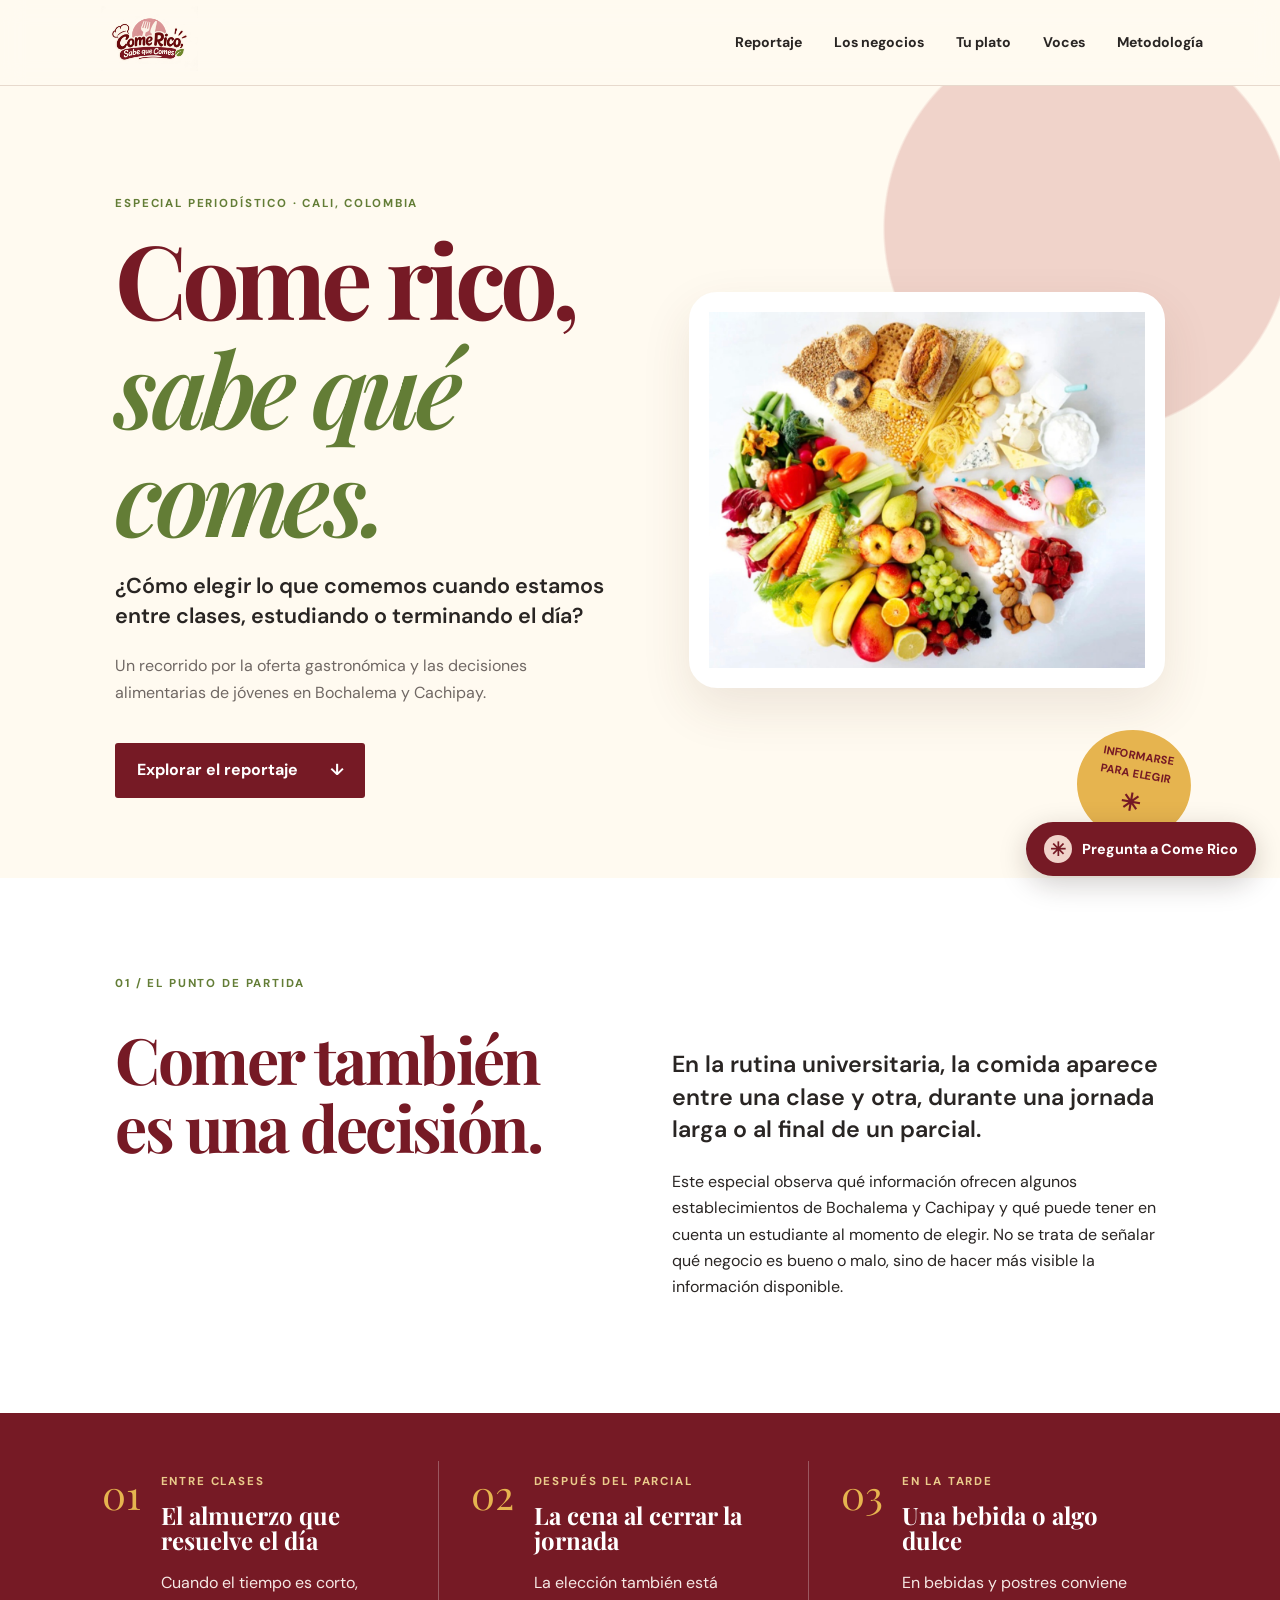
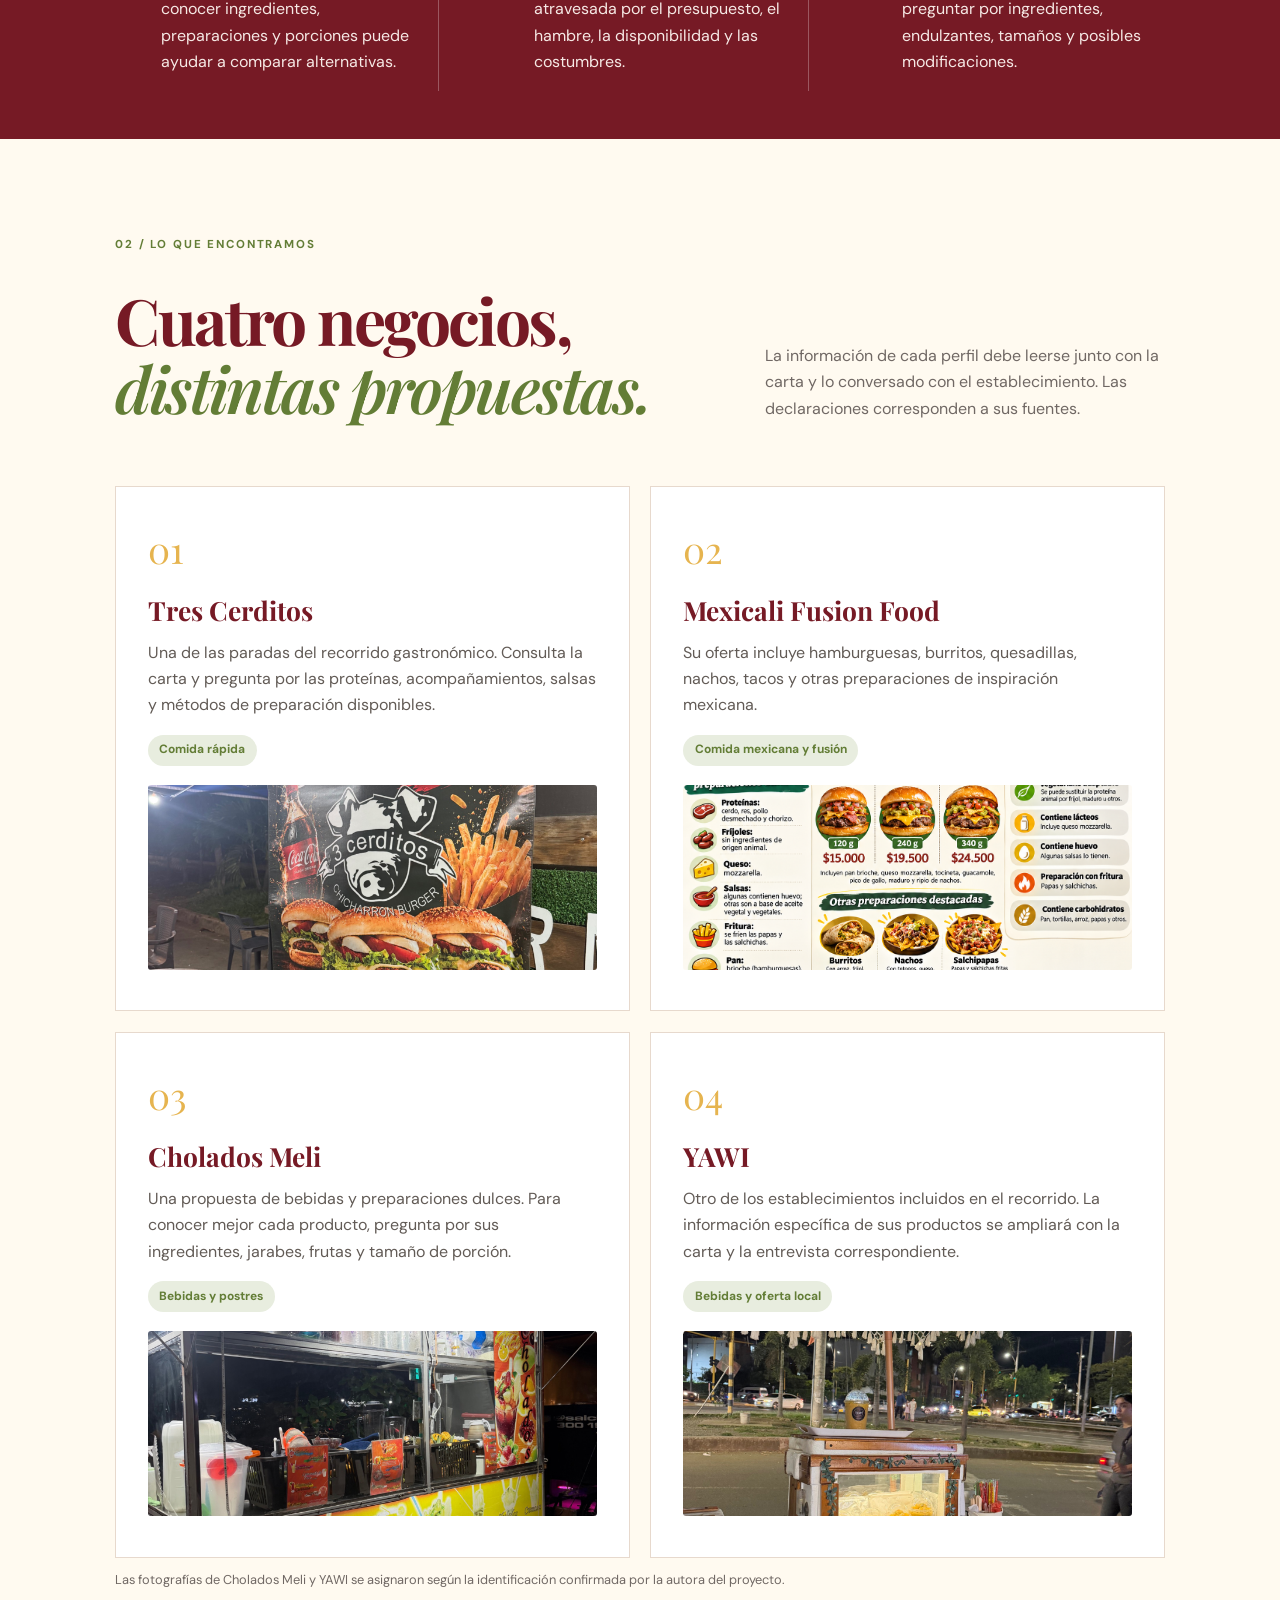
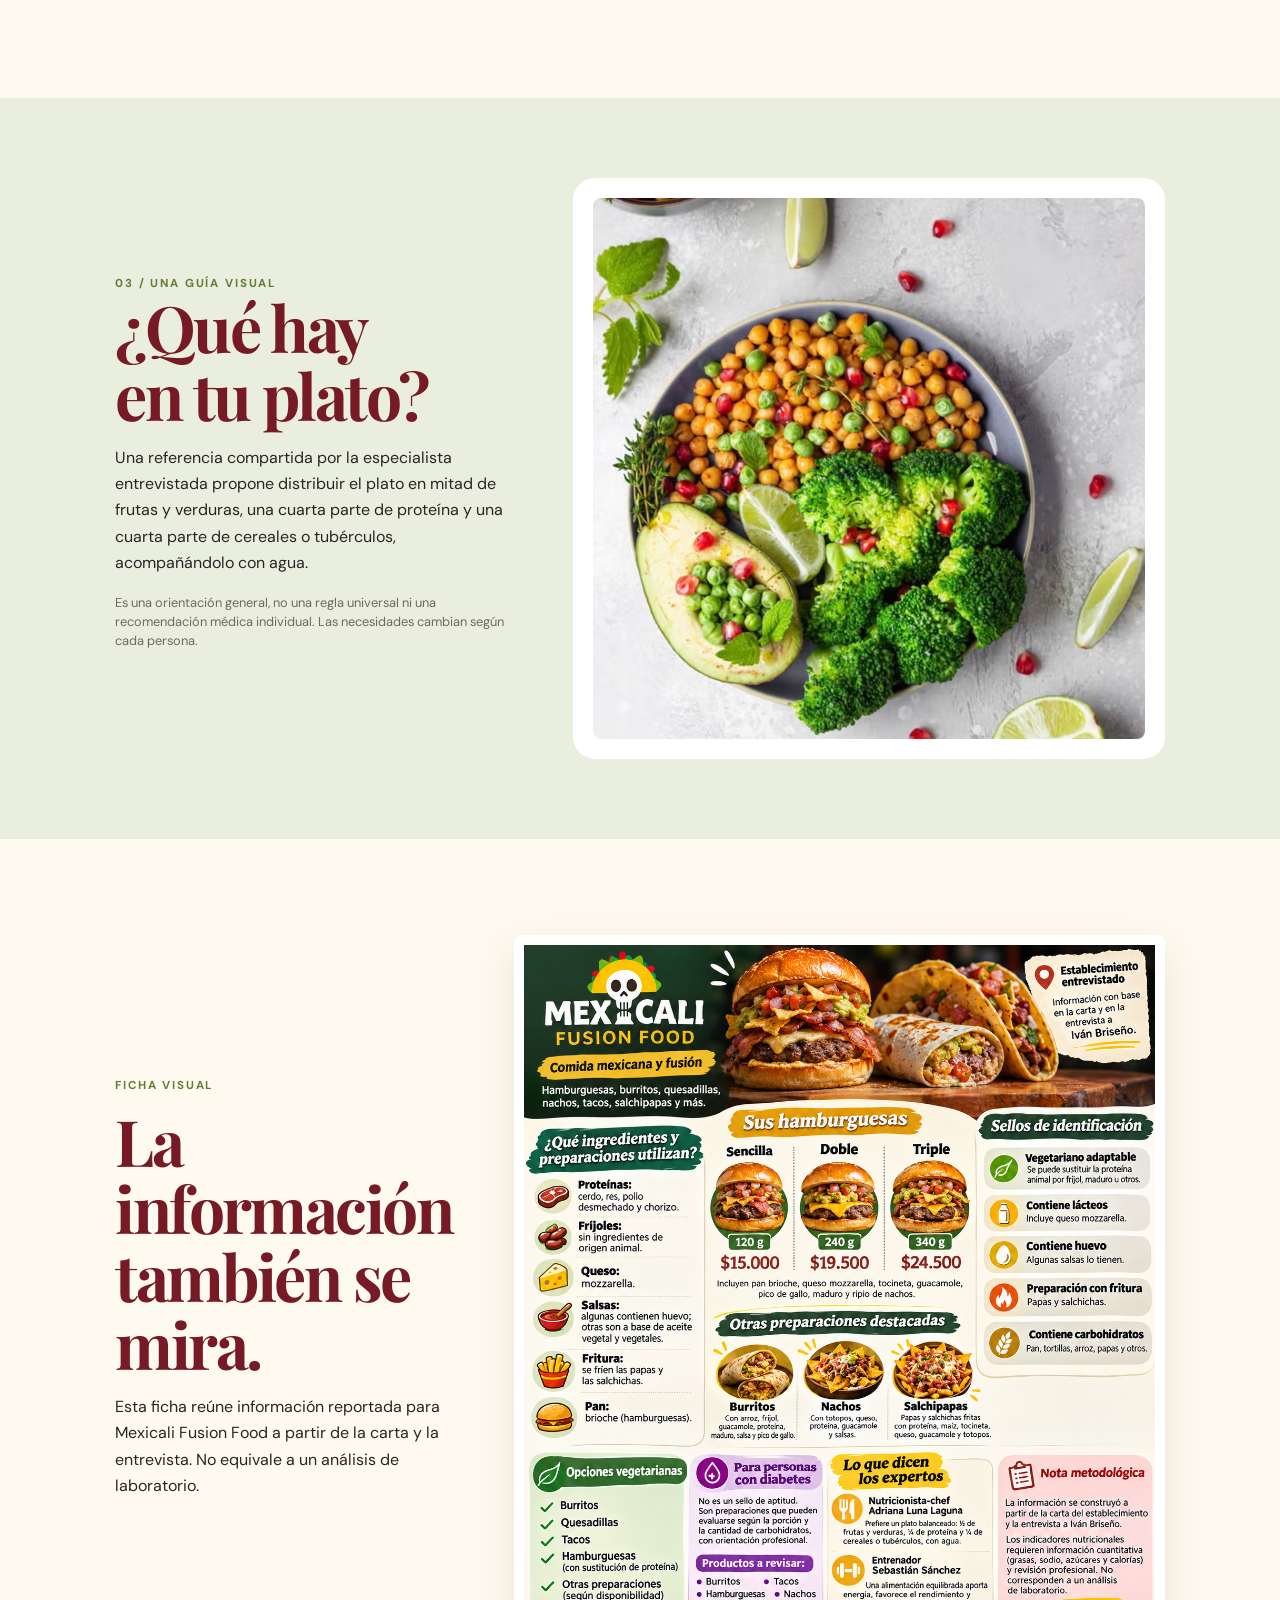
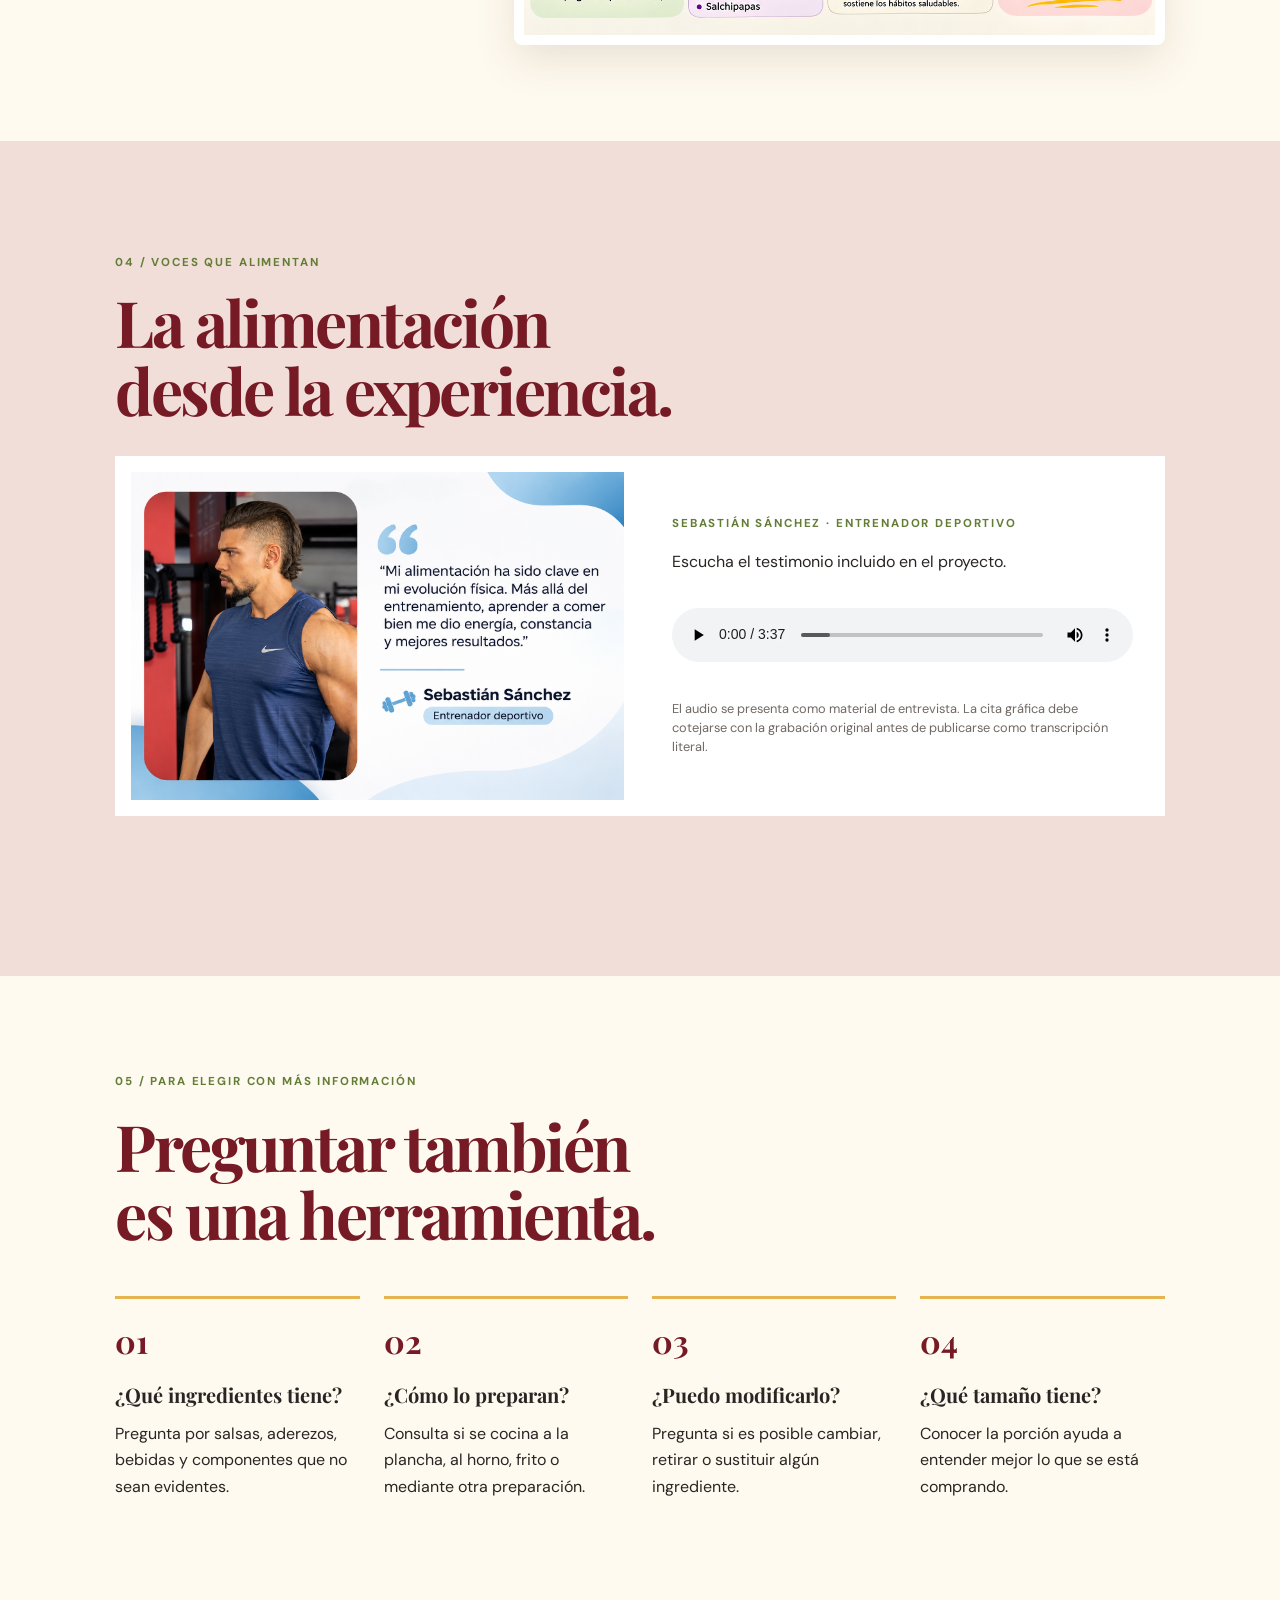
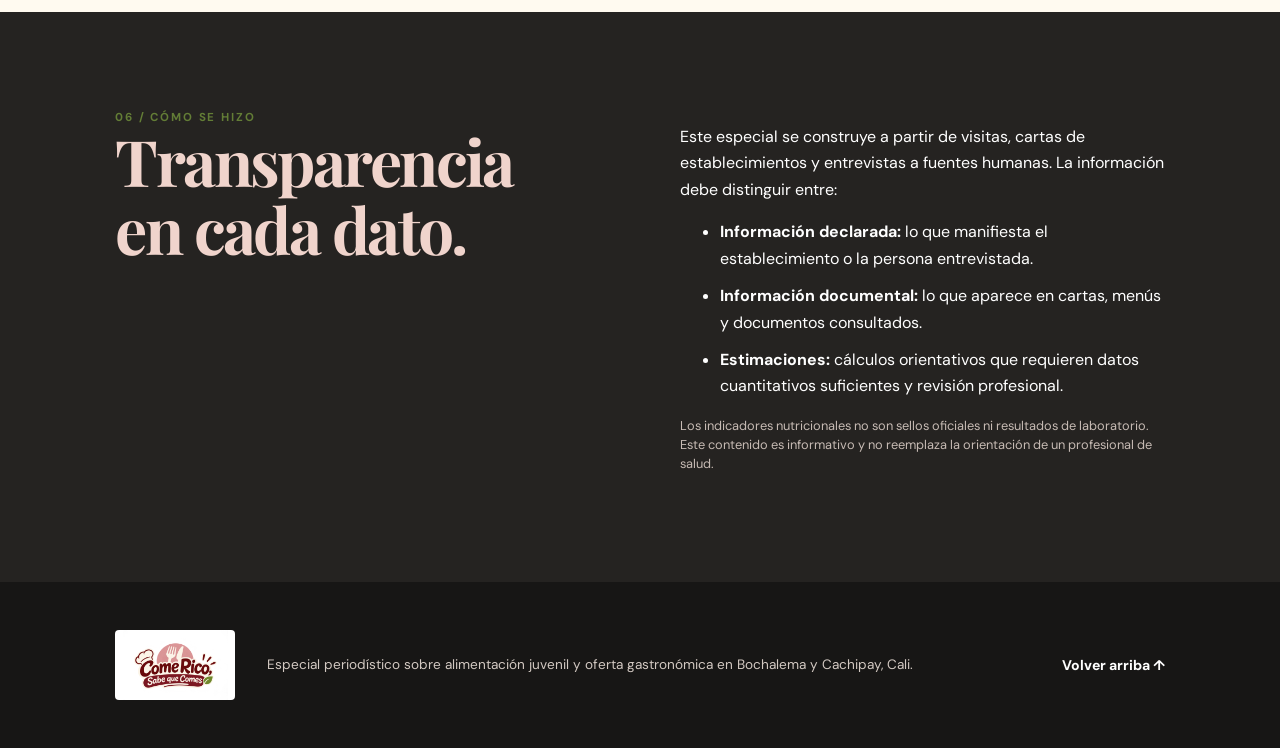
<file: index.html>
<!doctype html>
<html lang="es">
<head>
  <meta charset="utf-8"><meta name="viewport" content="width=device-width, initial-scale=1">
  <meta name="description" content="Especial periodístico sobre alimentación juvenil y oferta gastronómica en Bochalema y Cachipay, Cali.">
  <title>Come rico, sabe qué comes</title>
  <link rel="preconnect" href="https://fonts.googleapis.com"><link rel="preconnect" href="https://fonts.gstatic.com" crossorigin>
  <link href="https://fonts.googleapis.com/css2?family=DM+Sans:wght@400;500;600;700&family=Playfair+Display:wght@600;700;800&display=swap" rel="stylesheet">
  <link rel="stylesheet" href="styles.css">
</head>
<body>
<header class="site-header"><a class="brand" href="#inicio"><img src="assets/logo-come-rico.png" alt="Come rico, sabe qué comes"></a><button class="menu-toggle" aria-label="Abrir menú" aria-expanded="false">☰</button><nav class="nav"><a href="#reportaje">Reportaje</a><a href="#negocios">Los negocios</a><a href="#plato">Tu plato</a><a href="#voces">Voces</a><a href="#metodo">Metodología</a></nav></header>
<main id="inicio">
<section class="hero"><div class="hero-copy"><p class="eyebrow">ESPECIAL PERIODÍSTICO · CALI, COLOMBIA</p><h1>Come rico,<br><em>sabe qué comes.</em></h1><p class="hero-lead">¿Cómo elegir lo que comemos cuando estamos entre clases, estudiando o terminando el día?</p><p class="hero-note">Un recorrido por la oferta gastronómica y las decisiones alimentarias de jóvenes en Bochalema y Cachipay.</p><a class="button" href="#reportaje">Explorar el reportaje <span>↓</span></a></div><div class="hero-art"><img src="assets/IMG_6561.jpg" alt="Registro fotográfico del proyecto"></div><div class="hero-stamp">INFORMARSE<br> PARA ELEGIR<br><b>✳</b></div></section>
<section class="intro section-wrap" id="reportaje"><div class="section-kicker">01 / EL PUNTO DE PARTIDA</div><div class="intro-grid"><h2>Comer también<br>es una decisión.</h2><div><p class="big-copy">En la rutina universitaria, la comida aparece entre una clase y otra, durante una jornada larga o al final de un parcial.</p><p>Este especial observa qué información ofrecen algunos establecimientos de Bochalema y Cachipay y qué puede tener en cuenta un estudiante al momento de elegir. No se trata de señalar qué negocio es bueno o malo, sino de hacer más visible la información disponible.</p></div></div></section>
<section class="moments"><article class="moment"><span>01</span><div><p class="eyebrow">ENTRE CLASES</p><h3>El almuerzo que resuelve el día</h3><p>Cuando el tiempo es corto, conocer ingredientes, preparaciones y porciones puede ayudar a comparar alternativas.</p></div></article><article class="moment"><span>02</span><div><p class="eyebrow">DESPUÉS DEL PARCIAL</p><h3>La cena al cerrar la jornada</h3><p>La elección también está atravesada por el presupuesto, el hambre, la disponibilidad y las costumbres.</p></div></article><article class="moment"><span>03</span><div><p class="eyebrow">EN LA TARDE</p><h3>Una bebida o algo dulce</h3><p>En bebidas y postres conviene preguntar por ingredientes, endulzantes, tamaños y posibles modificaciones.</p></div></article></section>
<section class="business-section section-wrap" id="negocios"><div class="section-kicker">02 / LO QUE ENCONTRAMOS</div><div class="section-heading"><h2>Cuatro negocios,<br><em>distintas propuestas.</em></h2><p>La información de cada perfil debe leerse junto con la carta y lo conversado con el establecimiento. Las declaraciones corresponden a sus fuentes.</p></div><div class="business-grid">
<article class="business-card"><div class="card-number">01</div><h3>Tres Cerditos</h3><p>Una de las paradas del recorrido gastronómico. Consulta la carta y pregunta por las proteínas, acompañamientos, salsas y métodos de preparación disponibles.</p><span class="tag">Comida rápida</span><img src="assets/IMG_6473.jpg" alt="Cartel y punto de venta de Tres Cerditos"></article>
<article class="business-card"><div class="card-number">02</div><h3>Mexicali Fusion Food</h3><p>Su oferta incluye hamburguesas, burritos, quesadillas, nachos, tacos y otras preparaciones de inspiración mexicana.</p><span class="tag">Comida mexicana y fusión</span><img src="assets/infografia-mexicali.png" alt="Infografía de información recopilada sobre Mexicali Fusion Food"></article>
<article class="business-card"><div class="card-number">03</div><h3>Cholados Meli</h3><p>Una propuesta de bebidas y preparaciones dulces. Para conocer mejor cada producto, pregunta por sus ingredientes, jarabes, frutas y tamaño de porción.</p><span class="tag">Bebidas y postres</span><img src="assets/IMG_6479.jpg" alt="Puesto de Cholados Meli, identificado por la usuaria"></article>
<article class="business-card"><div class="card-number">04</div><h3>YAWI</h3><p>Otro de los establecimientos incluidos en el recorrido. La información específica de sus productos se ampliará con la carta y la entrevista correspondiente.</p><span class="tag">Bebidas y oferta local</span><img src="assets/IMG_6490.jpg" alt="Puesto de YAWI del Campo, identificado por la usuaria"></article>
</div><p class="small-note">Las fotografías de Cholados Meli y YAWI se asignaron según la identificación confirmada por la autora del proyecto.</p></section>
<section class="plate-section" id="plato"><div class="plate-copy"><div class="section-kicker">03 / UNA GUÍA VISUAL</div><h2>¿Qué hay<br>en tu plato?</h2><p>Una referencia compartida por la especialista entrevistada propone distribuir el plato en mitad de frutas y verduras, una cuarta parte de proteína y una cuarta parte de cereales o tubérculos, acompañándolo con agua.</p><p class="small-note">Es una orientación general, no una regla universal ni una recomendación médica individual. Las necesidades cambian según cada persona.</p></div><div class="plate-image"><img src="assets/IMG_6563.jpg" alt="Alimentos variados como frutas, verduras, cereales y proteínas"></div></section>
<section class="infographic section-wrap"><div><p class="eyebrow">FICHA VISUAL</p><h2>La información<br>también se mira.</h2><p>Esta ficha reúne información reportada para Mexicali Fusion Food a partir de la carta y la entrevista. No equivale a un análisis de laboratorio.</p></div><img src="assets/infografia-mexicali.png" alt="Infografía sobre la oferta e ingredientes reportados de Mexicali Fusion Food"></section>
<section class="voices" id="voces"><div class="section-wrap voices-inner"><div class="section-kicker">04 / VOCES QUE ALIMENTAN</div><h2>La alimentación<br>desde la experiencia.</h2><div class="quote-card"><img src="assets/testimonio-sebastian-grafico.png" alt="Pieza gráfica del testimonio de Sebastián Sánchez"><div><p class="eyebrow">SEBASTIÁN SÁNCHEZ · ENTRENADOR DEPORTIVO</p><p>Escucha el testimonio incluido en el proyecto.</p><audio controls preload="metadata"><source src="assets/testimonio-sebastian.mp3" type="audio/mpeg">Tu navegador no puede reproducir este audio.</audio><p class="small-note">El audio se presenta como material de entrevista. La cita gráfica debe cotejarse con la grabación original antes de publicarse como transcripción literal.</p></div></div></div></section>
<section class="tips section-wrap"><div class="section-kicker">05 / PARA ELEGIR CON MÁS INFORMACIÓN</div><h2>Preguntar también<br>es una herramienta.</h2><div class="tips-grid"><div><b>01</b><h3>¿Qué ingredientes tiene?</h3><p>Pregunta por salsas, aderezos, bebidas y componentes que no sean evidentes.</p></div><div><b>02</b><h3>¿Cómo lo preparan?</h3><p>Consulta si se cocina a la plancha, al horno, frito o mediante otra preparación.</p></div><div><b>03</b><h3>¿Puedo modificarlo?</h3><p>Pregunta si es posible cambiar, retirar o sustituir algún ingrediente.</p></div><div><b>04</b><h3>¿Qué tamaño tiene?</h3><p>Conocer la porción ayuda a entender mejor lo que se está comprando.</p></div></div></section>
<section class="method" id="metodo"><div class="section-wrap method-grid"><div><div class="section-kicker">06 / CÓMO SE HIZO</div><h2>Transparencia<br>en cada dato.</h2></div><div><p>Este especial se construye a partir de visitas, cartas de establecimientos y entrevistas a fuentes humanas. La información debe distinguir entre:</p><ul><li><b>Información declarada:</b> lo que manifiesta el establecimiento o la persona entrevistada.</li><li><b>Información documental:</b> lo que aparece en cartas, menús y documentos consultados.</li><li><b>Estimaciones:</b> cálculos orientativos que requieren datos cuantitativos suficientes y revisión profesional.</li></ul><p class="small-note">Los indicadores nutricionales no son sellos oficiales ni resultados de laboratorio. Este contenido es informativo y no reemplaza la orientación de un profesional de salud.</p></div></div></section>
</main>
<!-- Asistente conversacional con Gemini: requiere configurar un endpoint seguro en Cloudflare Worker. -->
<button class="chat-launcher" id="chatLauncher" type="button" aria-label="Abrir asistente Come Rico">
  <span class="chat-launcher-icon">✳</span><span>Pregunta a Come Rico</span>
</button>
<section class="chat-panel" id="chatPanel" aria-label="Chatbot de alimentación" hidden>
  <header class="chat-header"><div><strong>Come Rico te orienta</strong><small>Asistente con Gemini · Especial periodístico</small></div><button id="chatClose" type="button" aria-label="Cerrar chat">×</button></header>
  <div class="chat-disclaimer">Respuestas informativas basadas en el contenido del especial. No reemplaza la orientación de profesionales de nutrición o salud.</div>
  <div class="chat-messages" id="chatMessages" aria-live="polite"><div class="chat-bubble bot">¡Hola! Soy el asistente de <b>Come rico, sabe qué comes</b>. Puedes preguntarme por los ingredientes reportados, los negocios visitados o cómo interpretar la información de este especial. 🍓</div></div>
  <form class="chat-form" id="chatForm"><label class="sr-only" for="chatInput">Escribe tu pregunta</label><input id="chatInput" maxlength="1000" placeholder="Escribe tu pregunta…" autocomplete="off" required><button type="submit" aria-label="Enviar pregunta">Enviar</button></form>
  <p class="chat-footnote">La IA puede equivocarse. Verifica los datos con las fuentes originales.</p>
</section>
<footer><img src="assets/logo-come-rico.png" alt="Logo Come rico, sabe qué comes"><p>Especial periodístico sobre alimentación juvenil y oferta gastronómica en Bochalema y Cachipay, Cali.</p><a href="#inicio">Volver arriba ↑</a></footer><script src="script.js"></script></body></html>
</file>
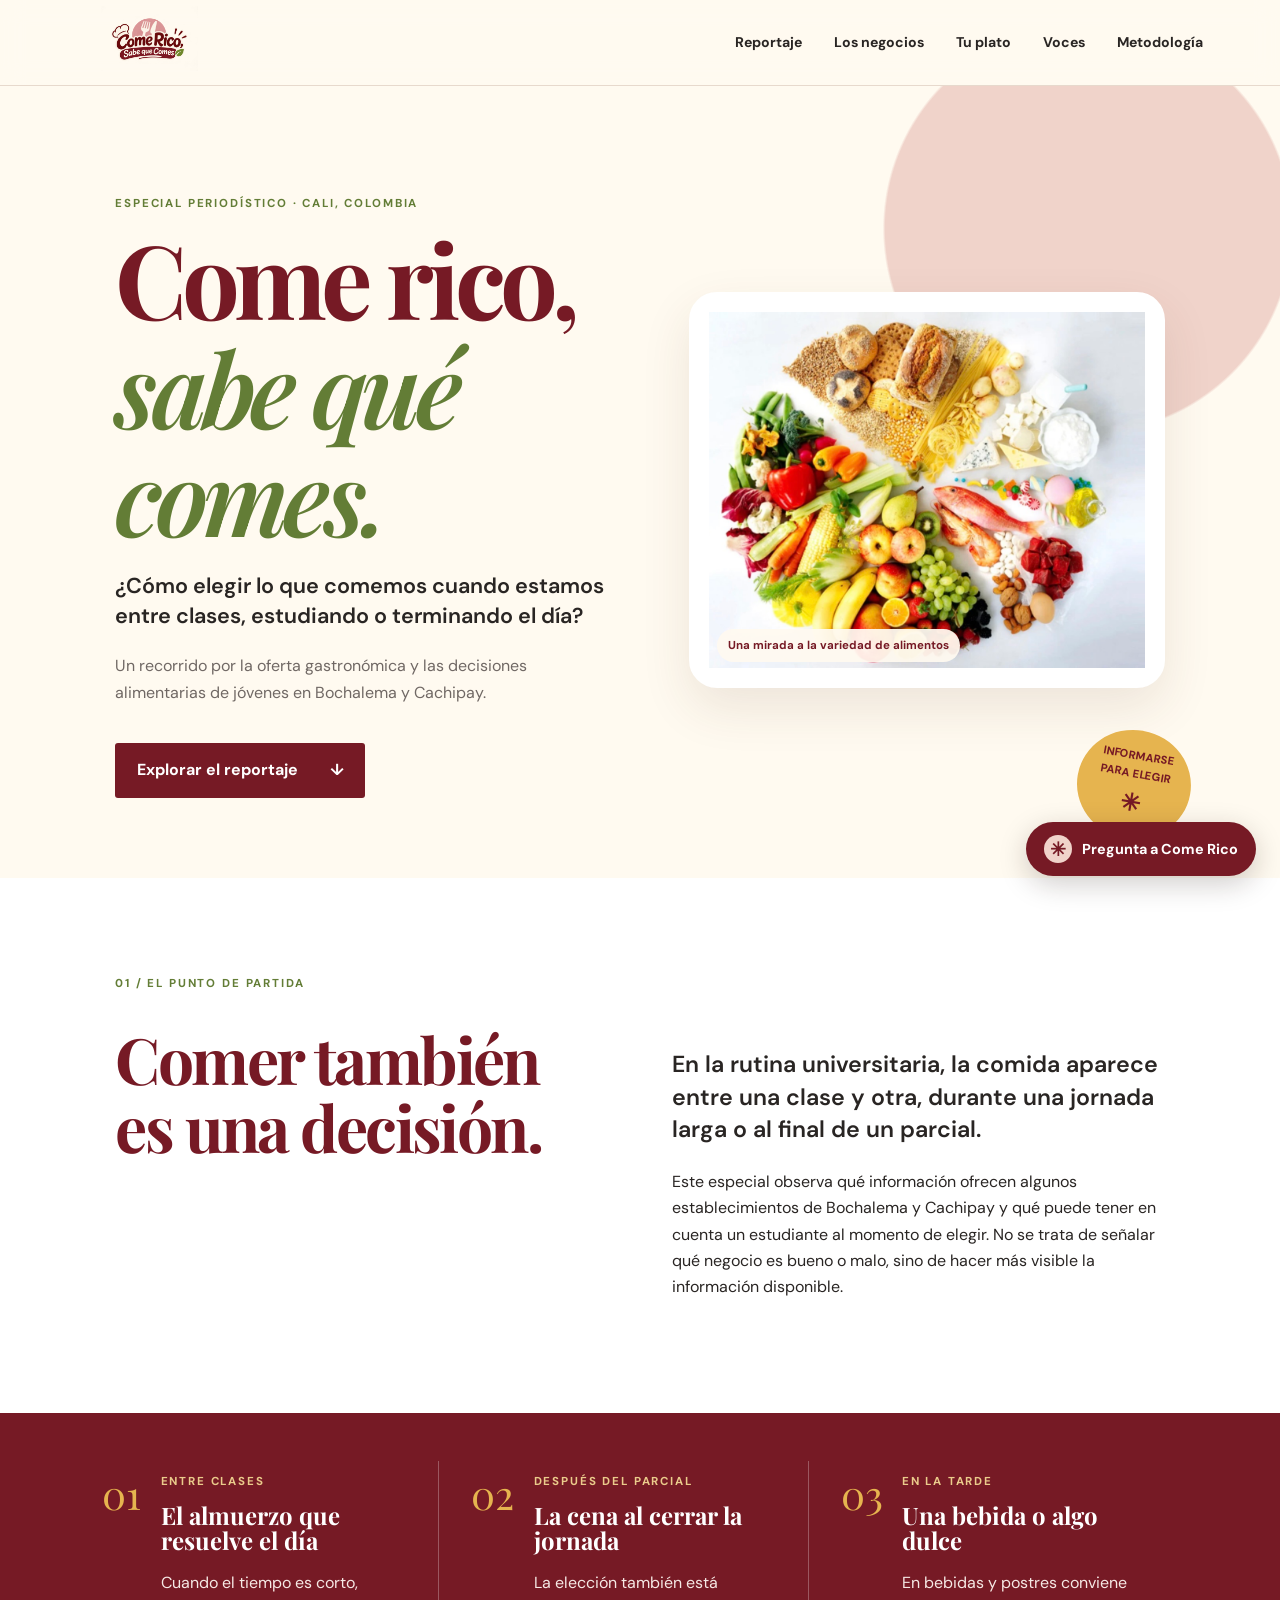
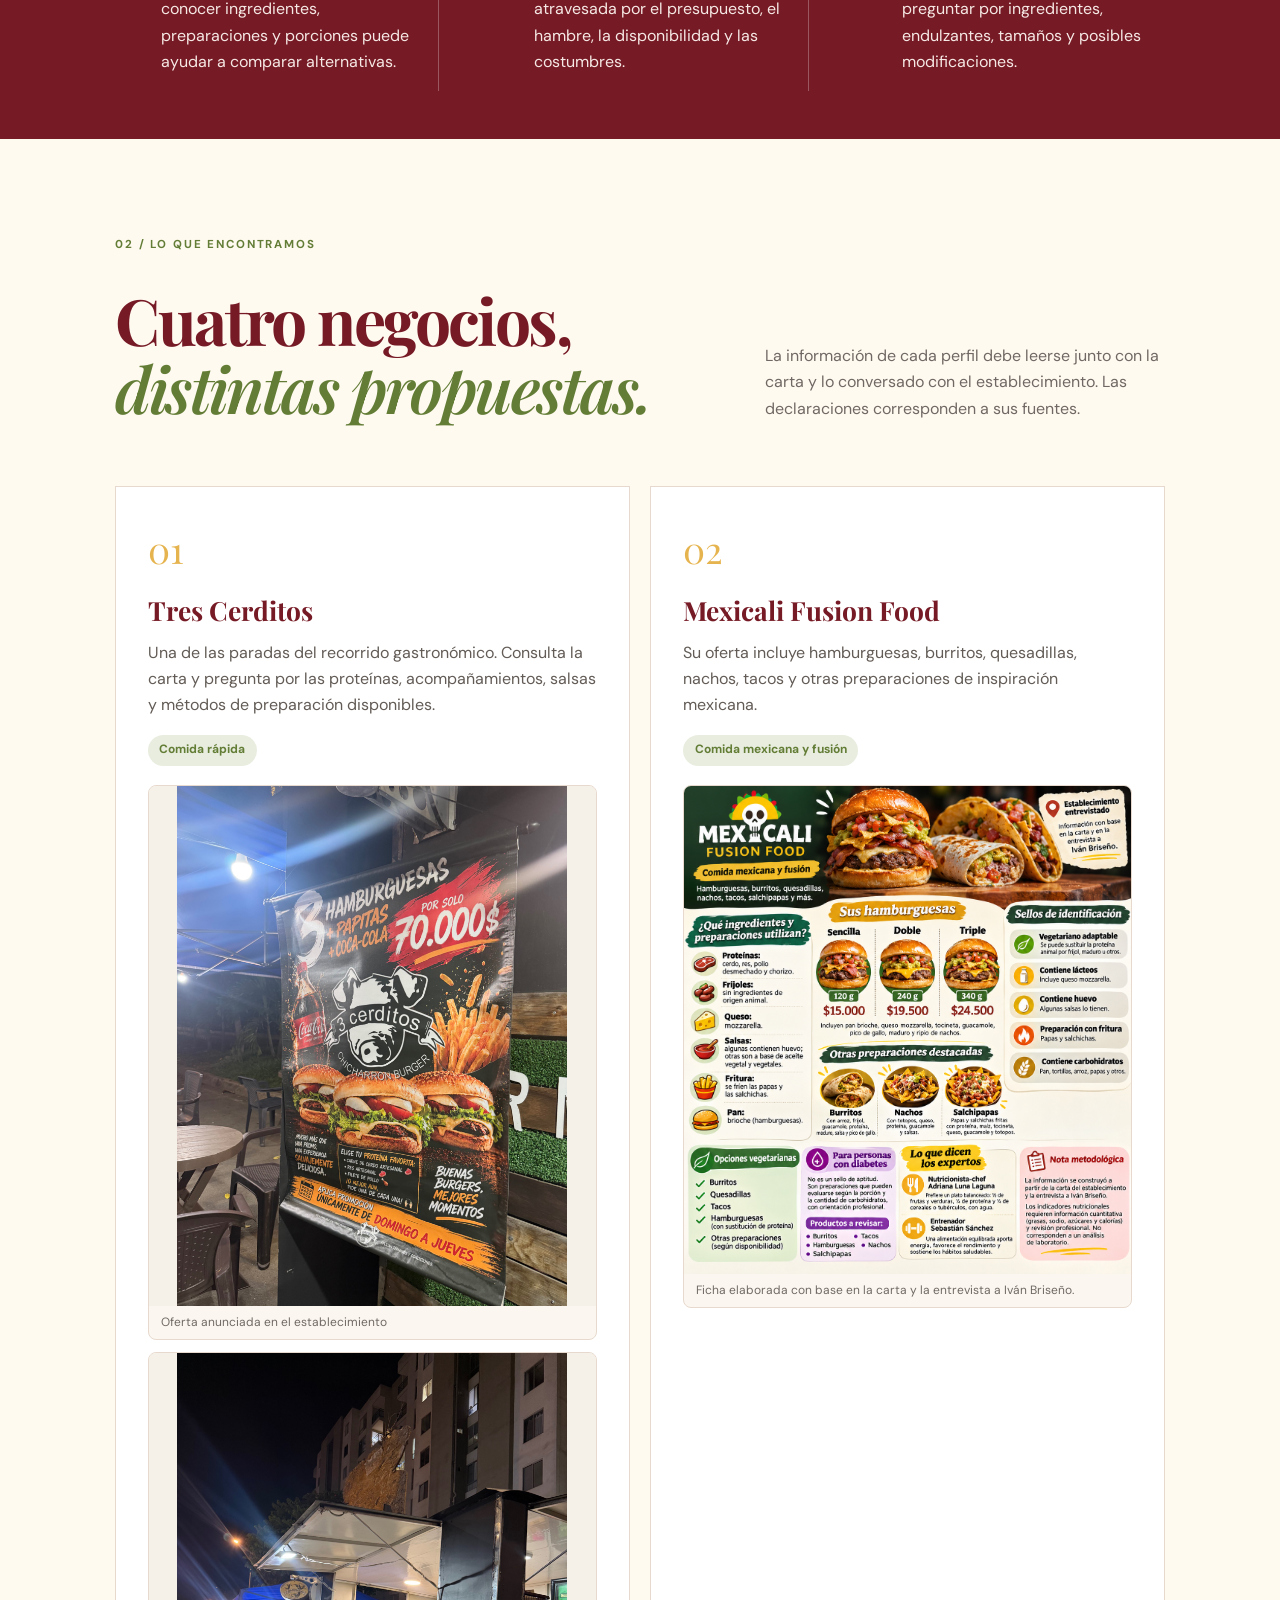
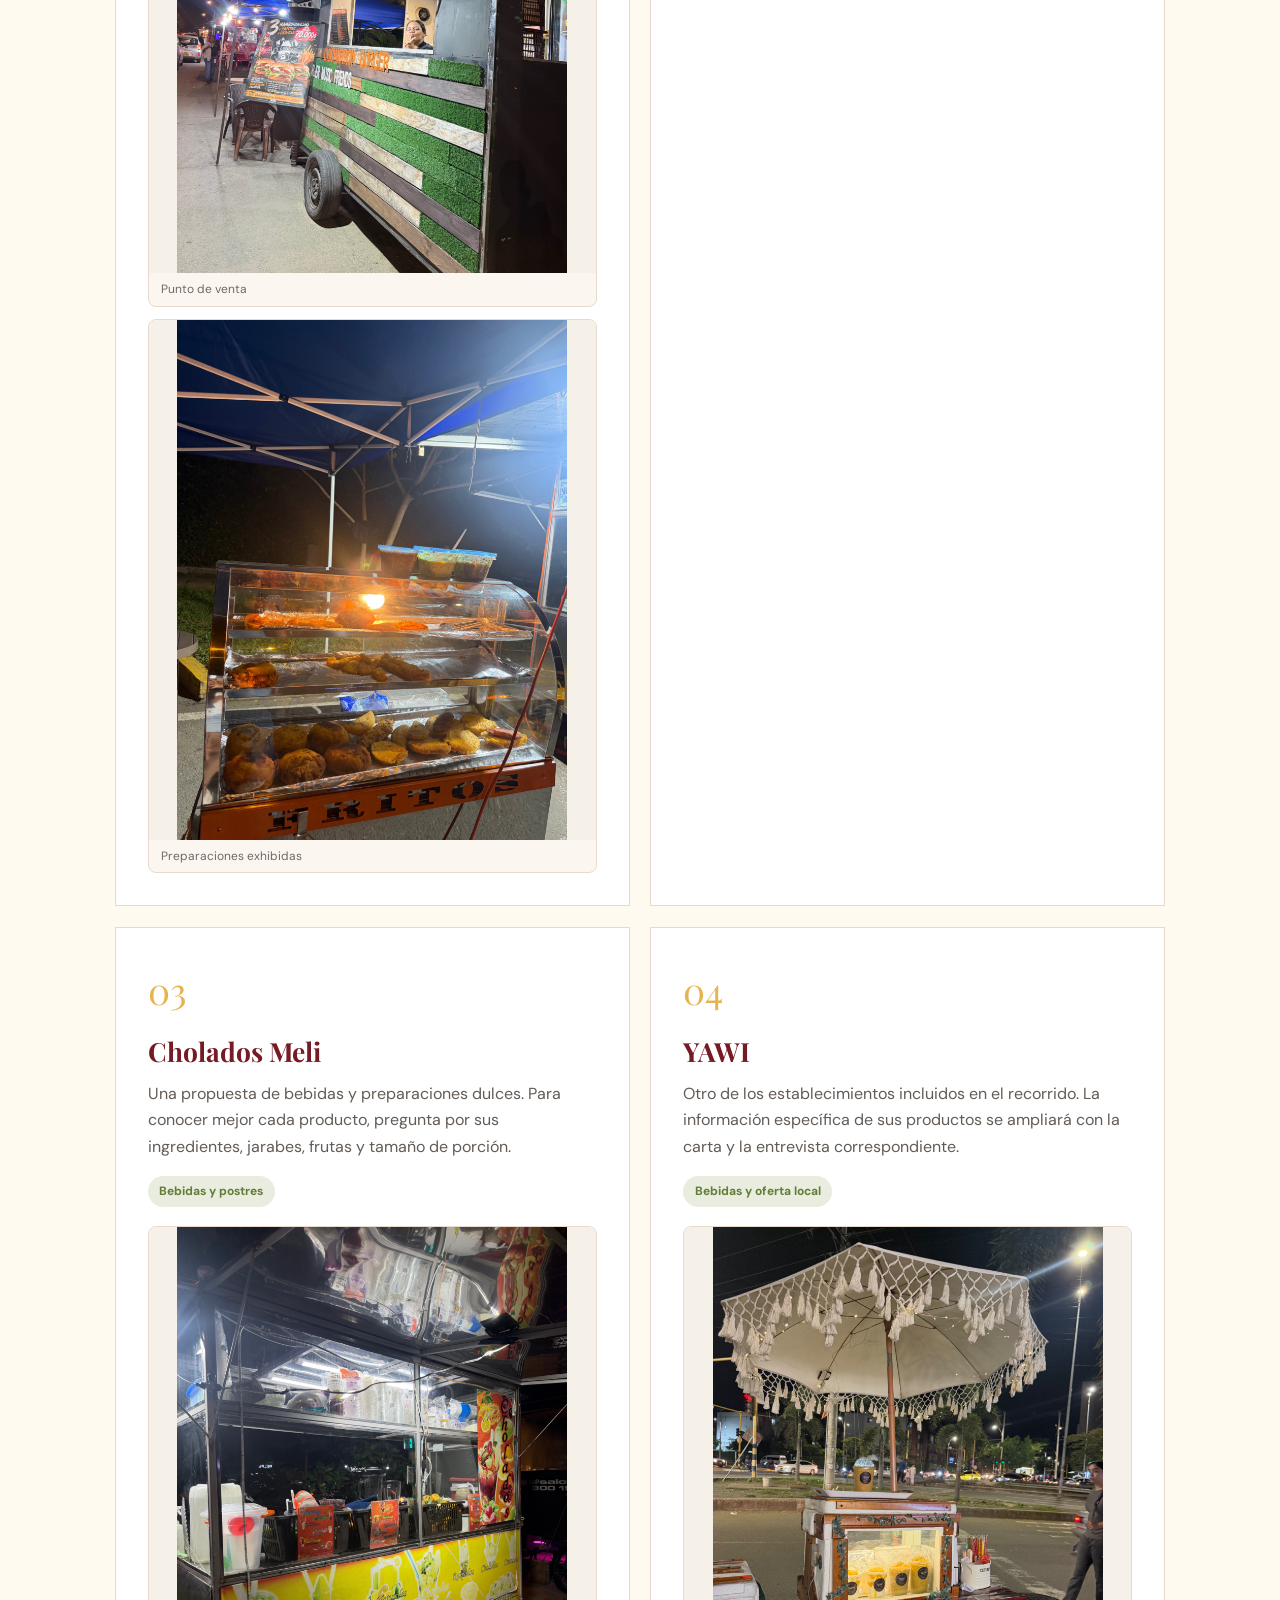
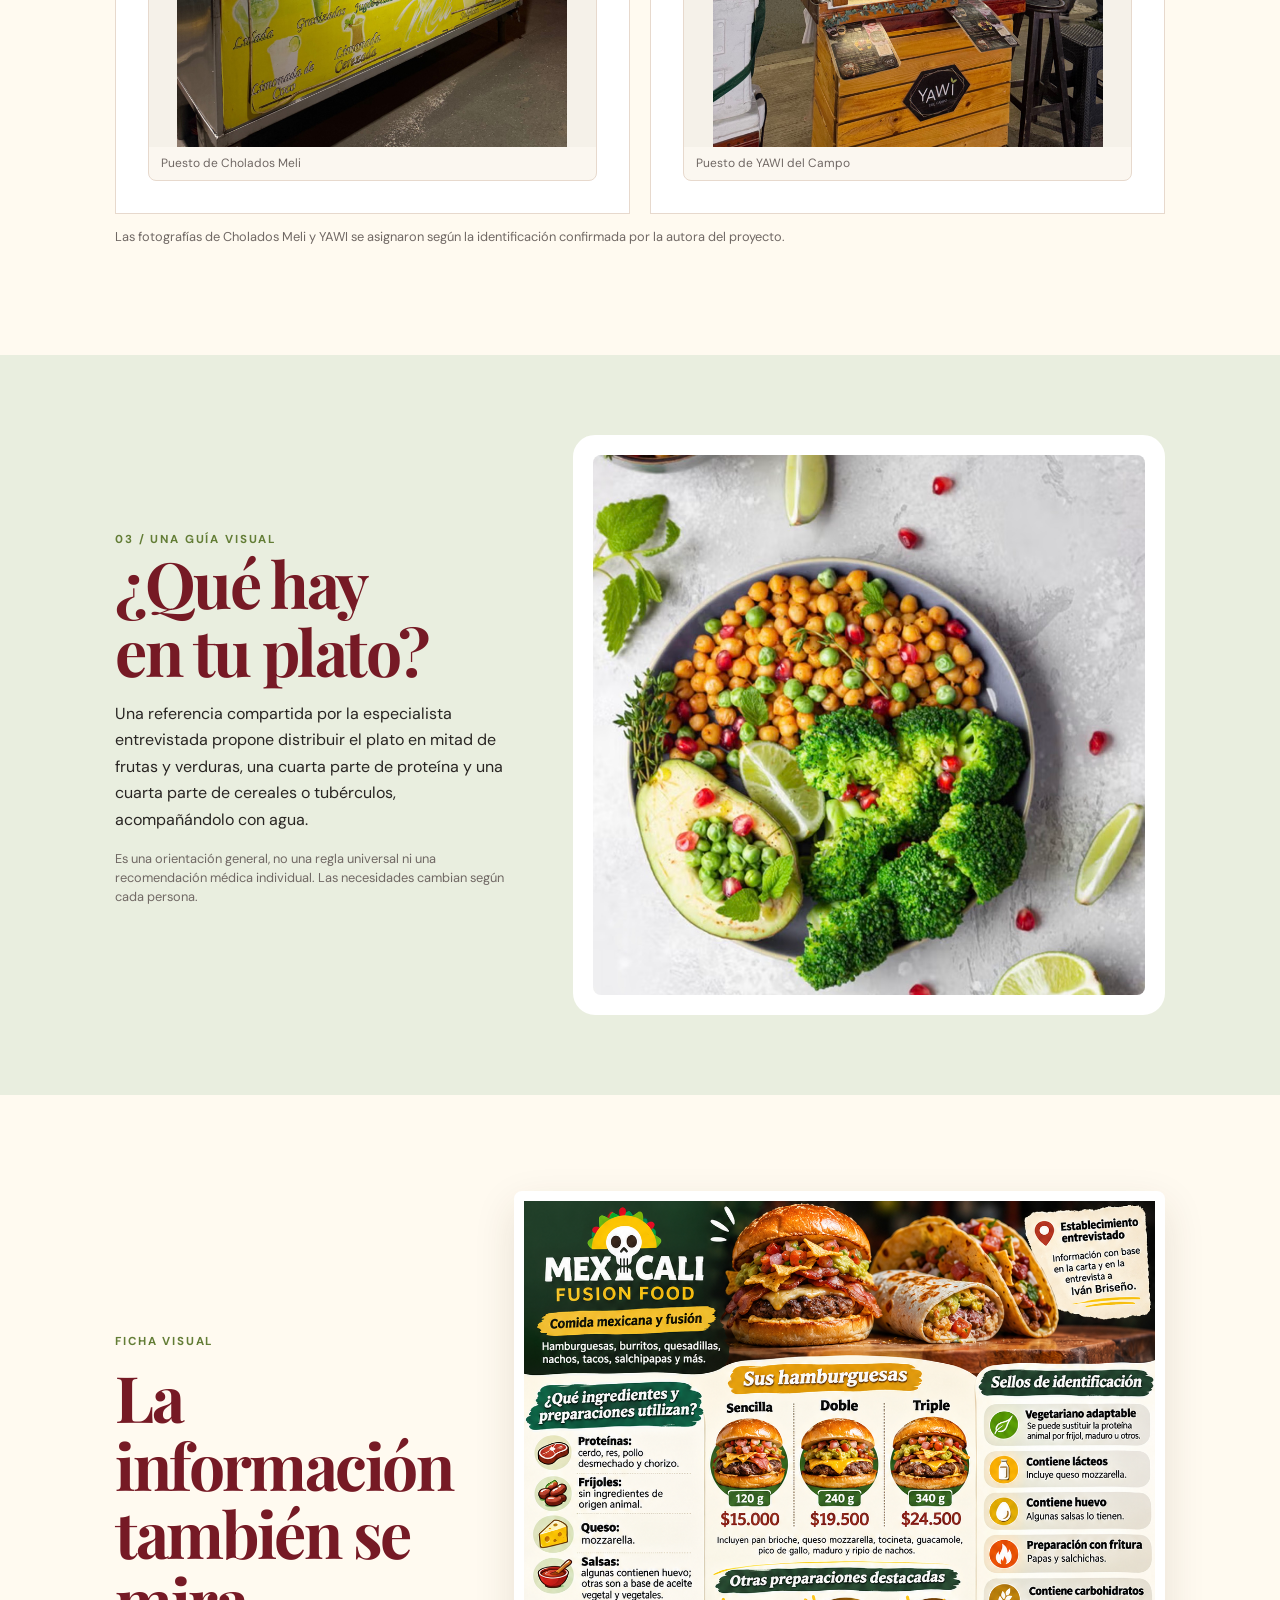
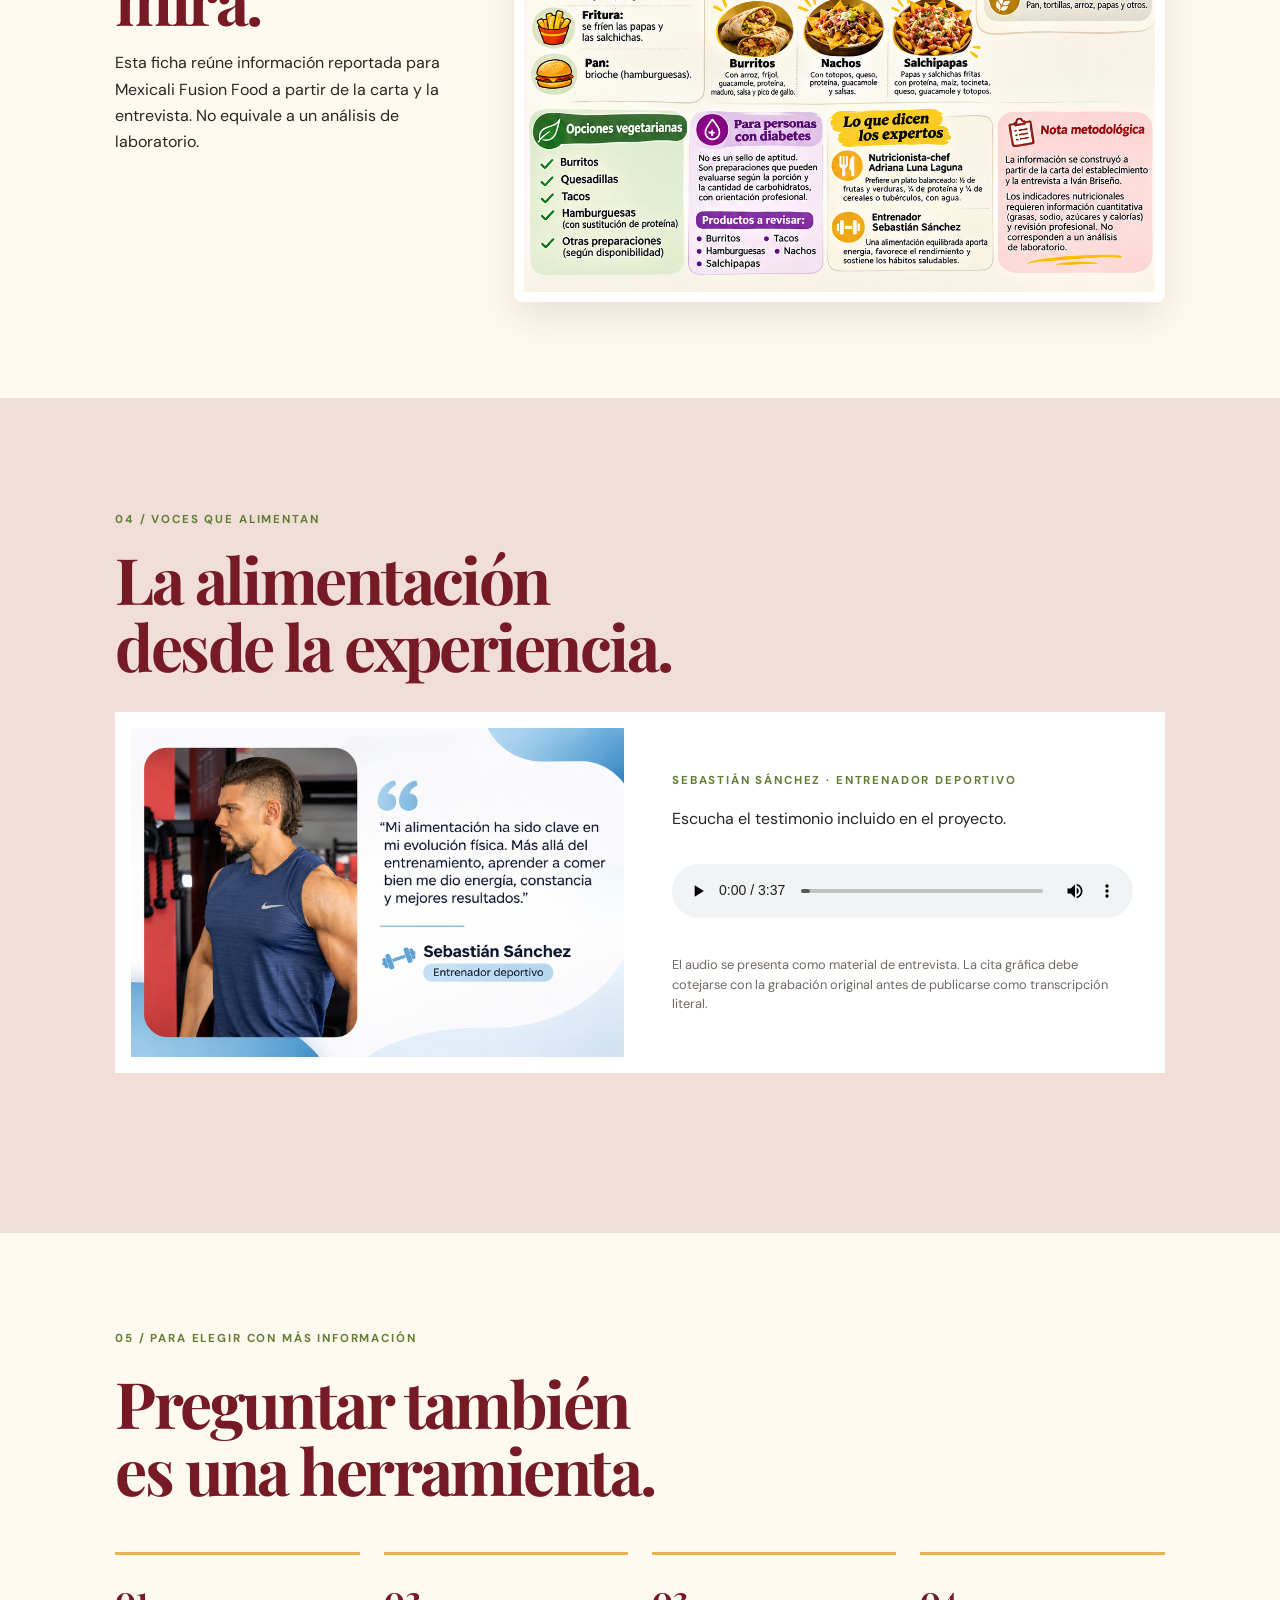
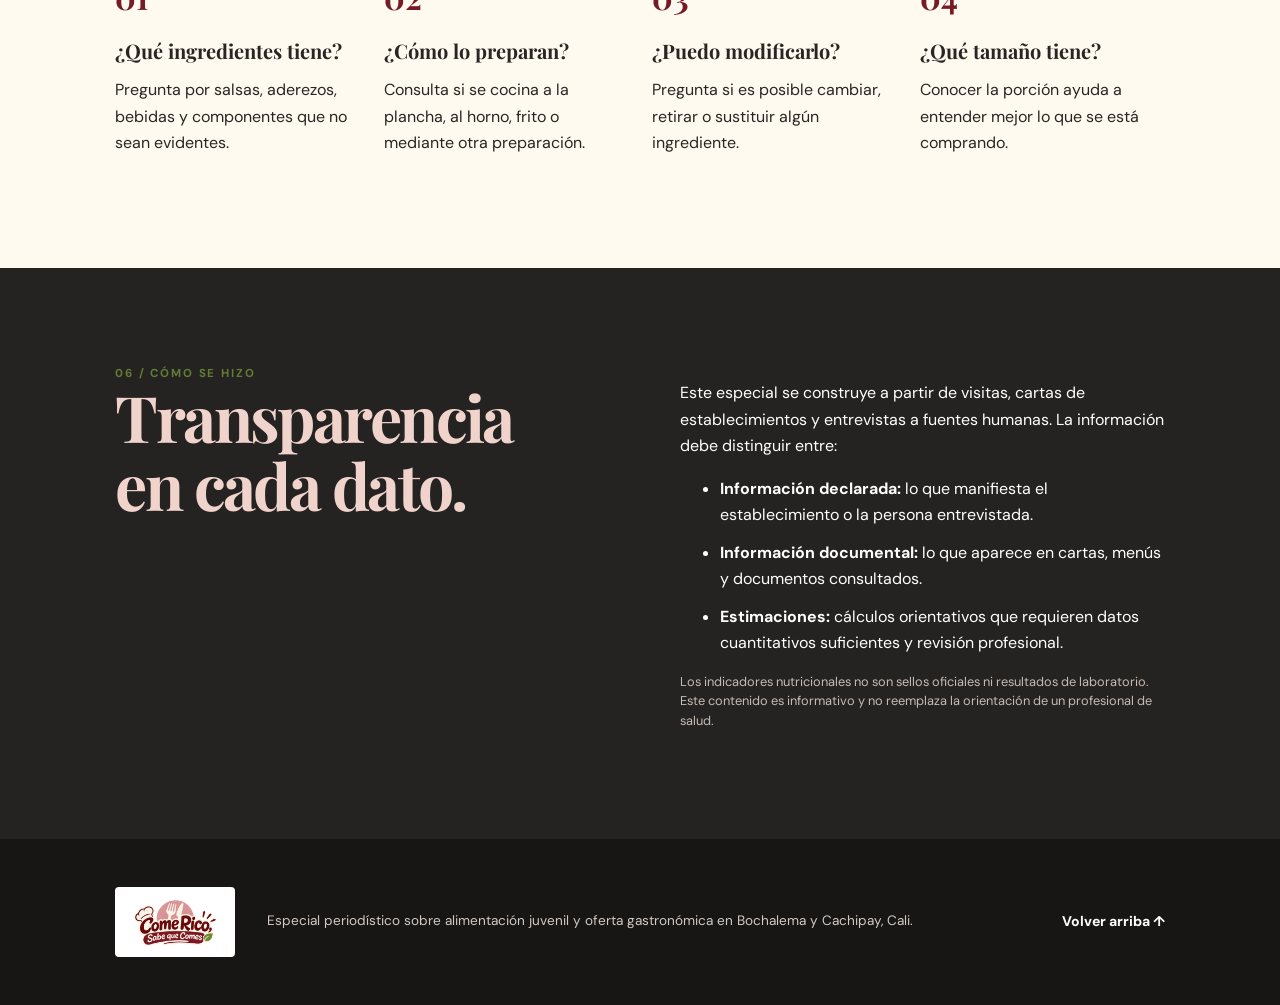
<file: Come Rico, Sabe que Comes.html>
<!doctype html>
<html lang="es">
<head>
  <meta charset="utf-8"><meta name="viewport" content="width=device-width, initial-scale=1">
  <meta name="description" content="Especial periodístico sobre alimentación juvenil y oferta gastronómica en Bochalema y Cachipay, Cali.">
  <title>Come rico, sabe qué comes</title>
  <link rel="preconnect" href="https://fonts.googleapis.com"><link rel="preconnect" href="https://fonts.gstatic.com" crossorigin>
  <link href="https://fonts.googleapis.com/css2?family=DM+Sans:wght@400;500;600;700&family=Playfair+Display:wght@600;700;800&display=swap" rel="stylesheet">
  <link rel="stylesheet" href="styles.css">
</head>
<body>
<header class="site-header"><a class="brand" href="#inicio"><img src="assets/logo-come-rico.png" alt="Come rico, sabe qué comes"></a><button class="menu-toggle" aria-label="Abrir menú" aria-expanded="false">☰</button><nav class="nav"><a href="#reportaje">Reportaje</a><a href="#negocios">Los negocios</a><a href="#plato">Tu plato</a><a href="#voces">Voces</a><a href="#metodo">Metodología</a></nav></header>
<main id="inicio">
<section class="hero"><div class="hero-copy"><p class="eyebrow">ESPECIAL PERIODÍSTICO · CALI, COLOMBIA</p><h1>Come rico,<br><em>sabe qué comes.</em></h1><p class="hero-lead">¿Cómo elegir lo que comemos cuando estamos entre clases, estudiando o terminando el día?</p><p class="hero-note">Un recorrido por la oferta gastronómica y las decisiones alimentarias de jóvenes en Bochalema y Cachipay.</p><a class="button" href="#reportaje">Explorar el reportaje <span>↓</span></a></div><div class="hero-art"><img src="assets/IMG_6561.jpg" alt="Variedad de alimentos: frutas, verduras, cereales y proteínas"><span class="image-caption">Una mirada a la variedad de alimentos</span></div><div class="hero-stamp">INFORMARSE<br> PARA ELEGIR<br><b>✳</b></div></section>
<section class="intro section-wrap" id="reportaje"><div class="section-kicker">01 / EL PUNTO DE PARTIDA</div><div class="intro-grid"><h2>Comer también<br>es una decisión.</h2><div><p class="big-copy">En la rutina universitaria, la comida aparece entre una clase y otra, durante una jornada larga o al final de un parcial.</p><p>Este especial observa qué información ofrecen algunos establecimientos de Bochalema y Cachipay y qué puede tener en cuenta un estudiante al momento de elegir. No se trata de señalar qué negocio es bueno o malo, sino de hacer más visible la información disponible.</p></div></div></section>
<section class="moments"><article class="moment"><span>01</span><div><p class="eyebrow">ENTRE CLASES</p><h3>El almuerzo que resuelve el día</h3><p>Cuando el tiempo es corto, conocer ingredientes, preparaciones y porciones puede ayudar a comparar alternativas.</p></div></article><article class="moment"><span>02</span><div><p class="eyebrow">DESPUÉS DEL PARCIAL</p><h3>La cena al cerrar la jornada</h3><p>La elección también está atravesada por el presupuesto, el hambre, la disponibilidad y las costumbres.</p></div></article><article class="moment"><span>03</span><div><p class="eyebrow">EN LA TARDE</p><h3>Una bebida o algo dulce</h3><p>En bebidas y postres conviene preguntar por ingredientes, endulzantes, tamaños y posibles modificaciones.</p></div></article></section>
<section class="business-section section-wrap" id="negocios"><div class="section-kicker">02 / LO QUE ENCONTRAMOS</div><div class="section-heading"><h2>Cuatro negocios,<br><em>distintas propuestas.</em></h2><p>La información de cada perfil debe leerse junto con la carta y lo conversado con el establecimiento. Las declaraciones corresponden a sus fuentes.</p></div><div class="business-grid">
<article class="business-card"><div class="card-number">01</div><h3>Tres Cerditos</h3><p>Una de las paradas del recorrido gastronómico. Consulta la carta y pregunta por las proteínas, acompañamientos, salsas y métodos de preparación disponibles.</p><span class="tag">Comida rápida</span><div class="business-gallery"><figure><img src="assets/IMG_6473.jpg" alt="Cartel promocional de Tres Cerditos"><figcaption>Oferta anunciada en el establecimiento</figcaption></figure><figure><img src="assets/IMG_6476.jpg" alt="Puesto de comida de Tres Cerditos"><figcaption>Punto de venta</figcaption></figure><figure><img src="assets/IMG_6483.jpg" alt="Vitrina de preparaciones de Tres Cerditos"><figcaption>Preparaciones exhibidas</figcaption></figure></div></article>
<article class="business-card"><div class="card-number">02</div><h3>Mexicali Fusion Food</h3><p>Su oferta incluye hamburguesas, burritos, quesadillas, nachos, tacos y otras preparaciones de inspiración mexicana.</p><span class="tag">Comida mexicana y fusión</span><figure class="single-visual"><img src="assets/infografia-mexicali.png" alt="Infografía de información recopilada sobre Mexicali Fusion Food"><figcaption>Ficha elaborada con base en la carta y la entrevista a Iván Briseño.</figcaption></figure></article>
<article class="business-card"><div class="card-number">03</div><h3>Cholados Meli</h3><p>Una propuesta de bebidas y preparaciones dulces. Para conocer mejor cada producto, pregunta por sus ingredientes, jarabes, frutas y tamaño de porción.</p><span class="tag">Bebidas y postres</span><figure class="single-visual"><img src="assets/IMG_6479.jpg" alt="Puesto amarillo de Cholados Meli"><figcaption>Puesto de Cholados Meli</figcaption></figure></article>
<article class="business-card"><div class="card-number">04</div><h3>YAWI</h3><p>Otro de los establecimientos incluidos en el recorrido. La información específica de sus productos se ampliará con la carta y la entrevista correspondiente.</p><span class="tag">Bebidas y oferta local</span><figure class="single-visual"><img src="assets/IMG_6490.jpg" alt="Carrito de YAWI del Campo bajo una sombrilla"><figcaption>Puesto de YAWI del Campo</figcaption></figure></article>
</div><p class="small-note">Las fotografías de Cholados Meli y YAWI se asignaron según la identificación confirmada por la autora del proyecto.</p></section>
<section class="plate-section" id="plato"><div class="plate-copy"><div class="section-kicker">03 / UNA GUÍA VISUAL</div><h2>¿Qué hay<br>en tu plato?</h2><p>Una referencia compartida por la especialista entrevistada propone distribuir el plato en mitad de frutas y verduras, una cuarta parte de proteína y una cuarta parte de cereales o tubérculos, acompañándolo con agua.</p><p class="small-note">Es una orientación general, no una regla universal ni una recomendación médica individual. Las necesidades cambian según cada persona.</p></div><div class="plate-image"><img src="assets/IMG_6563.jpg" alt="Plato con garbanzos, brócoli, aguacate y vegetales"></div></section>
<section class="infographic section-wrap"><div><p class="eyebrow">FICHA VISUAL</p><h2>La información<br>también se mira.</h2><p>Esta ficha reúne información reportada para Mexicali Fusion Food a partir de la carta y la entrevista. No equivale a un análisis de laboratorio.</p></div><img src="assets/infografia-mexicali.png" alt="Infografía sobre la oferta e ingredientes reportados de Mexicali Fusion Food"></section>
<section class="voices" id="voces"><div class="section-wrap voices-inner"><div class="section-kicker">04 / VOCES QUE ALIMENTAN</div><h2>La alimentación<br>desde la experiencia.</h2><div class="quote-card"><img src="assets/testimonio-sebastian-grafico.png" alt="Pieza gráfica del testimonio de Sebastián Sánchez"><div><p class="eyebrow">SEBASTIÁN SÁNCHEZ · ENTRENADOR DEPORTIVO</p><p>Escucha el testimonio incluido en el proyecto.</p><audio controls preload="metadata"><source src="assets/testimonio-sebastian.mp3" type="audio/mpeg">Tu navegador no puede reproducir este audio.</audio><p class="small-note">El audio se presenta como material de entrevista. La cita gráfica debe cotejarse con la grabación original antes de publicarse como transcripción literal.</p></div></div></div></section>
<section class="tips section-wrap"><div class="section-kicker">05 / PARA ELEGIR CON MÁS INFORMACIÓN</div><h2>Preguntar también<br>es una herramienta.</h2><div class="tips-grid"><div><b>01</b><h3>¿Qué ingredientes tiene?</h3><p>Pregunta por salsas, aderezos, bebidas y componentes que no sean evidentes.</p></div><div><b>02</b><h3>¿Cómo lo preparan?</h3><p>Consulta si se cocina a la plancha, al horno, frito o mediante otra preparación.</p></div><div><b>03</b><h3>¿Puedo modificarlo?</h3><p>Pregunta si es posible cambiar, retirar o sustituir algún ingrediente.</p></div><div><b>04</b><h3>¿Qué tamaño tiene?</h3><p>Conocer la porción ayuda a entender mejor lo que se está comprando.</p></div></div></section>
<section class="method" id="metodo"><div class="section-wrap method-grid"><div><div class="section-kicker">06 / CÓMO SE HIZO</div><h2>Transparencia<br>en cada dato.</h2></div><div><p>Este especial se construye a partir de visitas, cartas de establecimientos y entrevistas a fuentes humanas. La información debe distinguir entre:</p><ul><li><b>Información declarada:</b> lo que manifiesta el establecimiento o la persona entrevistada.</li><li><b>Información documental:</b> lo que aparece en cartas, menús y documentos consultados.</li><li><b>Estimaciones:</b> cálculos orientativos que requieren datos cuantitativos suficientes y revisión profesional.</li></ul><p class="small-note">Los indicadores nutricionales no son sellos oficiales ni resultados de laboratorio. Este contenido es informativo y no reemplaza la orientación de un profesional de salud.</p></div></div></section>
</main>
<!-- Asistente conversacional con Gemini: requiere configurar un endpoint seguro en Cloudflare Worker. -->
<button class="chat-launcher" id="chatLauncher" type="button" aria-label="Abrir asistente Come Rico">
  <span class="chat-launcher-icon">✳</span><span>Pregunta a Come Rico</span>
</button>
<section class="chat-panel" id="chatPanel" aria-label="Chatbot de alimentación" hidden>
  <header class="chat-header"><div><strong>Come Rico te orienta</strong><small>Asistente con Gemini · Especial periodístico</small></div><button id="chatClose" type="button" aria-label="Cerrar chat">×</button></header>
  <div class="chat-disclaimer">Respuestas informativas basadas en el contenido del especial. No reemplaza la orientación de profesionales de nutrición o salud.</div>
  <div class="chat-messages" id="chatMessages" aria-live="polite"><div class="chat-bubble bot">¡Hola! Soy el asistente de <b>Come rico, sabe qué comes</b>. Puedes preguntarme por los ingredientes reportados, los negocios visitados o cómo interpretar la información de este especial. 🍓</div></div>
  <form class="chat-form" id="chatForm"><label class="sr-only" for="chatInput">Escribe tu pregunta</label><input id="chatInput" maxlength="1000" placeholder="Escribe tu pregunta…" autocomplete="off" required><button type="submit" aria-label="Enviar pregunta">Enviar</button></form>
  <p class="chat-footnote">La IA puede equivocarse. Verifica los datos con las fuentes originales.</p>
</section>
<footer><img src="assets/logo-come-rico.png" alt="Logo Come rico, sabe qué comes"><p>Especial periodístico sobre alimentación juvenil y oferta gastronómica en Bochalema y Cachipay, Cali.</p><a href="#inicio">Volver arriba ↑</a></footer><script src="script.js"></script></body></html>
</file>
<file: styles.css>
:root{--wine:#761a25;--wine2:#9b3038;--rose:#f2d9d3;--cream:#fffaf0;--ink:#292523;--green:#637d36;--gold:#e6b44f;--muted:#706864;--line:#e7d9cd}*{box-sizing:border-box}html{scroll-behavior:smooth}body{margin:0;background:var(--cream);color:var(--ink);font-family:'DM Sans',sans-serif;line-height:1.65}h1,h2,h3{font-family:'Playfair Display',serif;line-height:1.06;margin:0 0 1rem}h1{font-size:clamp(3.4rem,8vw,7.5rem);letter-spacing:-.055em;color:var(--wine)}h1 em,h2 em{color:var(--green);font-weight:600}h2{font-size:clamp(2.5rem,5vw,4.6rem);letter-spacing:-.04em;color:var(--wine)}h3{font-size:1.65rem}.site-header{height:86px;display:flex;align-items:center;justify-content:space-between;padding:0 6vw;background:#fffaf0eF;position:sticky;top:0;z-index:10;border-bottom:1px solid var(--line);backdrop-filter:blur(12px)}.brand img{width:145px;height:65px;object-fit:contain}.nav{display:flex;gap:2rem}.nav a,footer a{color:var(--ink);text-decoration:none;font-weight:700;font-size:.88rem}.nav a:hover,footer a:hover{color:var(--wine)}.menu-toggle{display:none;background:none;border:0;font-size:1.5rem}.hero{min-height:640px;padding:6rem 9vw 5rem;display:grid;grid-template-columns:1.05fr .95fr;align-items:center;gap:3rem;position:relative;overflow:hidden;background:radial-gradient(circle at 85% 18%,#f0d3ca 0 16%,transparent 16.2%),var(--cream)}.hero-copy{max-width:650px;z-index:1}.eyebrow,.section-kicker{font-size:.72rem;letter-spacing:.16em;font-weight:700;color:var(--green)}.hero-lead{font-size:1.35rem;max-width:560px;font-weight:600;line-height:1.4}.hero-note{max-width:480px;color:var(--muted)}.button{display:inline-flex;gap:2rem;align-items:center;margin-top:1.3rem;padding:.9rem 1.35rem;background:var(--wine);color:white;text-decoration:none;border-radius:3px;font-weight:700}.hero-art{height:450px;border-radius:48% 48% 8px 8px;overflow:hidden;transform:rotate(2deg);border:10px solid white;box-shadow:0 20px 50px #5a33251c}.hero-art img{width:100%;height:100%;object-fit:cover}.hero-stamp{position:absolute;right:7%;bottom:5%;background:var(--gold);color:var(--wine);padding:1rem 1.3rem;border-radius:50%;font-size:.7rem;font-weight:800;text-align:center;transform:rotate(10deg)}.hero-stamp b{font-size:1.5rem}.section-wrap{padding:6rem 9vw}.intro{background:#fff}.intro-grid{display:grid;grid-template-columns:1fr 1fr;gap:4rem;margin-top:2rem}.big-copy{font-size:1.45rem;line-height:1.4;font-weight:600}.moments{display:grid;grid-template-columns:repeat(3,1fr);background:var(--wine);color:white;padding:3rem 8vw;gap:2rem}.moment{display:flex;gap:1.2rem;border-right:1px solid #ffffff45;padding-right:1.5rem}.moment:last-child{border:0}.moment>span{font-family:'Playfair Display';font-size:2.5rem;color:#e6b44f}.moment h3{font-size:1.5rem}.moment p{color:#f6e9e5}.moment .eyebrow{color:#eacb8b}.section-heading{display:flex;justify-content:space-between;gap:3rem;align-items:end;margin:2rem 0 3rem}.section-heading p{max-width:400px;color:var(--muted)}.business-grid{display:grid;grid-template-columns:repeat(2,1fr);gap:1.3rem}.business-card{background:#fff;border:1px solid var(--line);padding:2rem;position:relative;min-height:390px;overflow:hidden}.business-card h3{color:var(--wine);margin-top:1rem}.business-card p{max-width:480px;color:#625b56}.business-card img{width:100%;height:185px;object-fit:cover;margin-top:1.2rem;border-radius:3px}.card-number{font-family:'Playfair Display';color:var(--gold);font-size:2.3rem}.tag{display:inline-block;background:#e8eddf;color:var(--green);padding:.35rem .7rem;border-radius:30px;font-size:.75rem;font-weight:700}.small-note{font-size:.8rem;color:var(--muted);line-height:1.5}.plate-section{background:#e9eedf;display:grid;grid-template-columns:.8fr 1.2fr;align-items:center;padding:5rem 9vw;gap:4rem}.plate-copy p{max-width:540px}.plate-image img{width:100%;max-height:440px;object-fit:cover;border-radius:50% 50% 5px 5px;border:10px solid white}.infographic{display:grid;grid-template-columns:.7fr 1.3fr;gap:3rem;align-items:center}.infographic img{width:100%;box-shadow:0 15px 40px #49301a20}.voices{background:#f2ded9;padding:1rem 0 4rem}.voices-inner h2{margin:1rem 0 2rem}.quote-card{display:grid;grid-template-columns:1fr 1fr;background:white;padding:1rem;gap:2rem;align-items:center}.quote-card img{width:100%}.quote-card>div{padding:1rem}audio{width:100%;margin:1rem 0}.tips h2{margin:1.3rem 0 3rem}.tips-grid{display:grid;grid-template-columns:repeat(4,1fr);gap:1.5rem}.tips-grid>div{border-top:3px solid var(--gold);padding-top:1rem}.tips-grid b{font-family:'Playfair Display';font-size:2rem;color:var(--wine)}.tips-grid h3{font-size:1.25rem;margin-top:1rem}.method{background:#252321;color:#fff}.method h2{color:#f0d4cc}.method-grid{display:grid;grid-template-columns:1fr 1fr;gap:5rem}.method li{margin:.7rem 0}.method .small-note{color:#c7bbb4}footer{background:#171615;color:#eee;padding:3rem 9vw;display:flex;align-items:center;gap:2rem}footer img{width:120px;height:70px;object-fit:contain;background:white;border-radius:4px}footer p{flex:1;color:#d3c9c2;font-size:.85rem}footer a{color:#fff}@media(max-width:800px){.site-header{height:72px}.menu-toggle{display:block}.nav{display:none;position:absolute;top:72px;left:0;right:0;background:#fffaf0;padding:1.3rem 7vw;flex-direction:column;gap:1rem;border-bottom:1px solid var(--line)}.nav.open{display:flex}.hero{grid-template-columns:1fr;padding:4rem 7vw;gap:2rem}.hero-art{height:300px}.hero-stamp{right:8%;bottom:4%}.intro-grid,.section-heading,.plate-section,.infographic,.quote-card,.method-grid{grid-template-columns:1fr;display:grid;gap:1.5rem}.moments{grid-template-columns:1fr;padding:2rem 7vw}.moment{border-right:0;border-bottom:1px solid #ffffff45;padding:0 0 1.5rem}.business-grid{grid-template-columns:1fr}.section-wrap{padding:4rem 7vw}.plate-section{padding:4rem 7vw}.tips-grid{grid-template-columns:1fr 1fr}.quote-card img{max-height:330px;object-fit:contain}footer{padding:2rem 7vw;flex-wrap:wrap}footer p{flex-basis:100%;order:3}}@media(max-width:480px){h1{font-size:3.3rem}.tips-grid{grid-template-columns:1fr}.hero-art{height:250px}.business-card{padding:1.3rem}}

/* Chatbot */
.chat-launcher{position:fixed;right:24px;bottom:24px;z-index:30;display:flex;align-items:center;gap:10px;border:0;border-radius:999px;padding:13px 18px;background:var(--wine);color:#fff;font:700 .9rem 'DM Sans',sans-serif;box-shadow:0 8px 28px #24120f35;cursor:pointer}.chat-launcher-icon{display:grid;place-items:center;width:28px;height:28px;border-radius:50%;background:#f0d3ca;color:var(--wine);font-size:1.2rem}.chat-panel{position:fixed;right:24px;bottom:88px;z-index:31;width:min(390px,calc(100vw - 28px));height:min(560px,calc(100dvh - 120px));background:#fff;border:1px solid var(--line);border-radius:18px;box-shadow:0 18px 60px #24120f35;overflow:hidden;display:flex;flex-direction:column}.chat-panel[hidden]{display:none}.chat-header{background:var(--wine);color:white;padding:16px 18px;display:flex;justify-content:space-between;align-items:center}.chat-header strong,.chat-header small{display:block}.chat-header small{font-size:.72rem;color:#f2d9d3;margin-top:3px}.chat-header button{border:0;background:transparent;color:white;font-size:1.8rem;cursor:pointer}.chat-disclaimer{padding:10px 14px;background:#f7eee8;color:#67554d;font-size:.72rem;line-height:1.4}.chat-messages{padding:14px;flex:1;overflow:auto;display:flex;flex-direction:column;gap:10px;background:#fffaf6}.chat-bubble{max-width:88%;padding:11px 13px;border-radius:14px;font-size:.88rem;line-height:1.5;white-space:pre-wrap;overflow-wrap:anywhere}.chat-bubble.bot{align-self:flex-start;background:#f0e8df;color:var(--ink);border-bottom-left-radius:4px}.chat-bubble.user{align-self:flex-end;background:var(--wine);color:white;border-bottom-right-radius:4px}.chat-bubble.error{background:#fff0ed;color:#8d2c25}.chat-form{display:flex;gap:8px;padding:12px;border-top:1px solid var(--line)}.chat-form input{min-width:0;flex:1;border:1px solid #d9c9bf;border-radius:999px;padding:11px 13px;font:inherit;font-size:.88rem}.chat-form button{border:0;border-radius:999px;background:var(--green);color:#fff;padding:0 16px;font-weight:700;cursor:pointer}.chat-footnote{margin:0;padding:0 14px 10px;color:#81756f;font-size:.65rem}.sr-only{position:absolute;width:1px;height:1px;padding:0;margin:-1px;overflow:hidden;clip:rect(0,0,0,0);white-space:nowrap;border:0}@media(max-width:480px){.chat-launcher{right:14px;bottom:14px}.chat-panel{right:14px;bottom:76px;height:min(560px,calc(100dvh - 95px))}}


/* Ajustes de fotografía: mostrar los archivos completos, sin recortes */
.hero-art{height:auto;min-height:360px;max-height:560px;transform:none;overflow:hidden;border-radius:28px;background:#fff;display:flex;align-items:center;justify-content:center;position:relative;padding:10px}
.hero-art img{width:100%;height:auto;max-height:520px;object-fit:contain;display:block}
.image-caption{position:absolute;left:18px;bottom:16px;background:#fffaf0eF;color:var(--wine);padding:7px 11px;border-radius:20px;font-size:.72rem;font-weight:700}
.business-card{min-height:0}
.business-gallery{display:grid;grid-template-columns:1fr;gap:12px;margin-top:1.2rem}
.business-gallery figure,.single-visual{margin:0;background:#fbf7f0;border:1px solid var(--line);border-radius:8px;overflow:hidden}
.business-card figure img{display:block;width:100%;height:auto;max-height:520px;object-fit:contain;object-position:center;background:#f5f1e9;margin:0;border-radius:0}
.business-card figure figcaption,.single-visual figcaption{padding:8px 12px;color:var(--muted);font-size:.75rem;line-height:1.4}
.single-visual{margin-top:1.2rem}
.single-visual img{display:block;width:100%;height:auto;max-height:650px;object-fit:contain;background:#f7f3eb}
.plate-image{display:flex;justify-content:center;align-items:center;background:#fff;border:10px solid #fff;border-radius:22px;padding:10px;min-height:280px}
.plate-image img{display:block;width:100%;height:auto;max-height:560px;object-fit:contain;border:0;border-radius:8px}
.infographic>img{width:100%;height:auto;max-height:760px;object-fit:contain;object-position:center;background:#fff;border:10px solid #fff;border-radius:8px}
.quote-card img{display:block;width:100%;height:auto;max-height:520px;object-fit:contain;background:#fff}
@media(max-width:800px){.hero-art{min-height:0;max-height:none;padding:6px}.hero-art img{max-height:420px}.image-caption{left:12px;bottom:12px}.business-card figure img{max-height:none}.plate-image{min-height:0}.plate-image img{max-height:440px}.infographic>img{max-height:none}}
</file>
